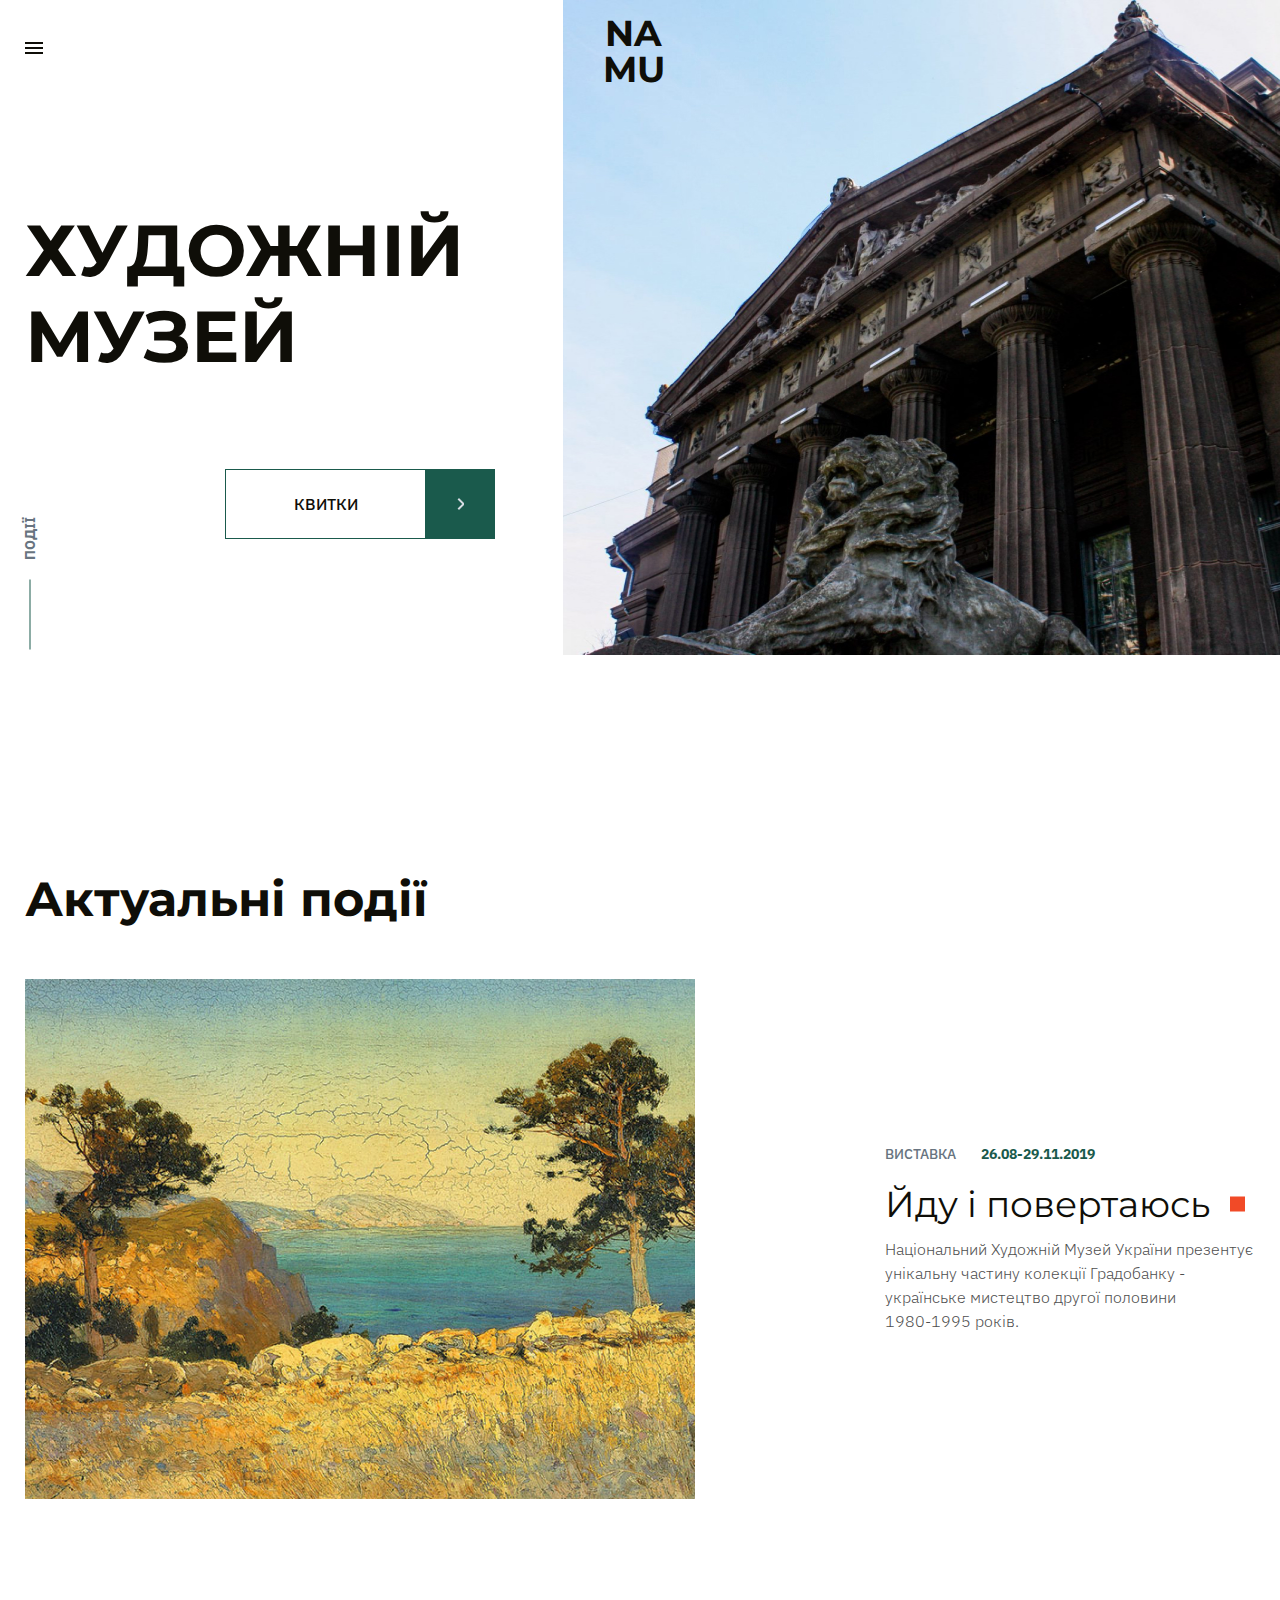
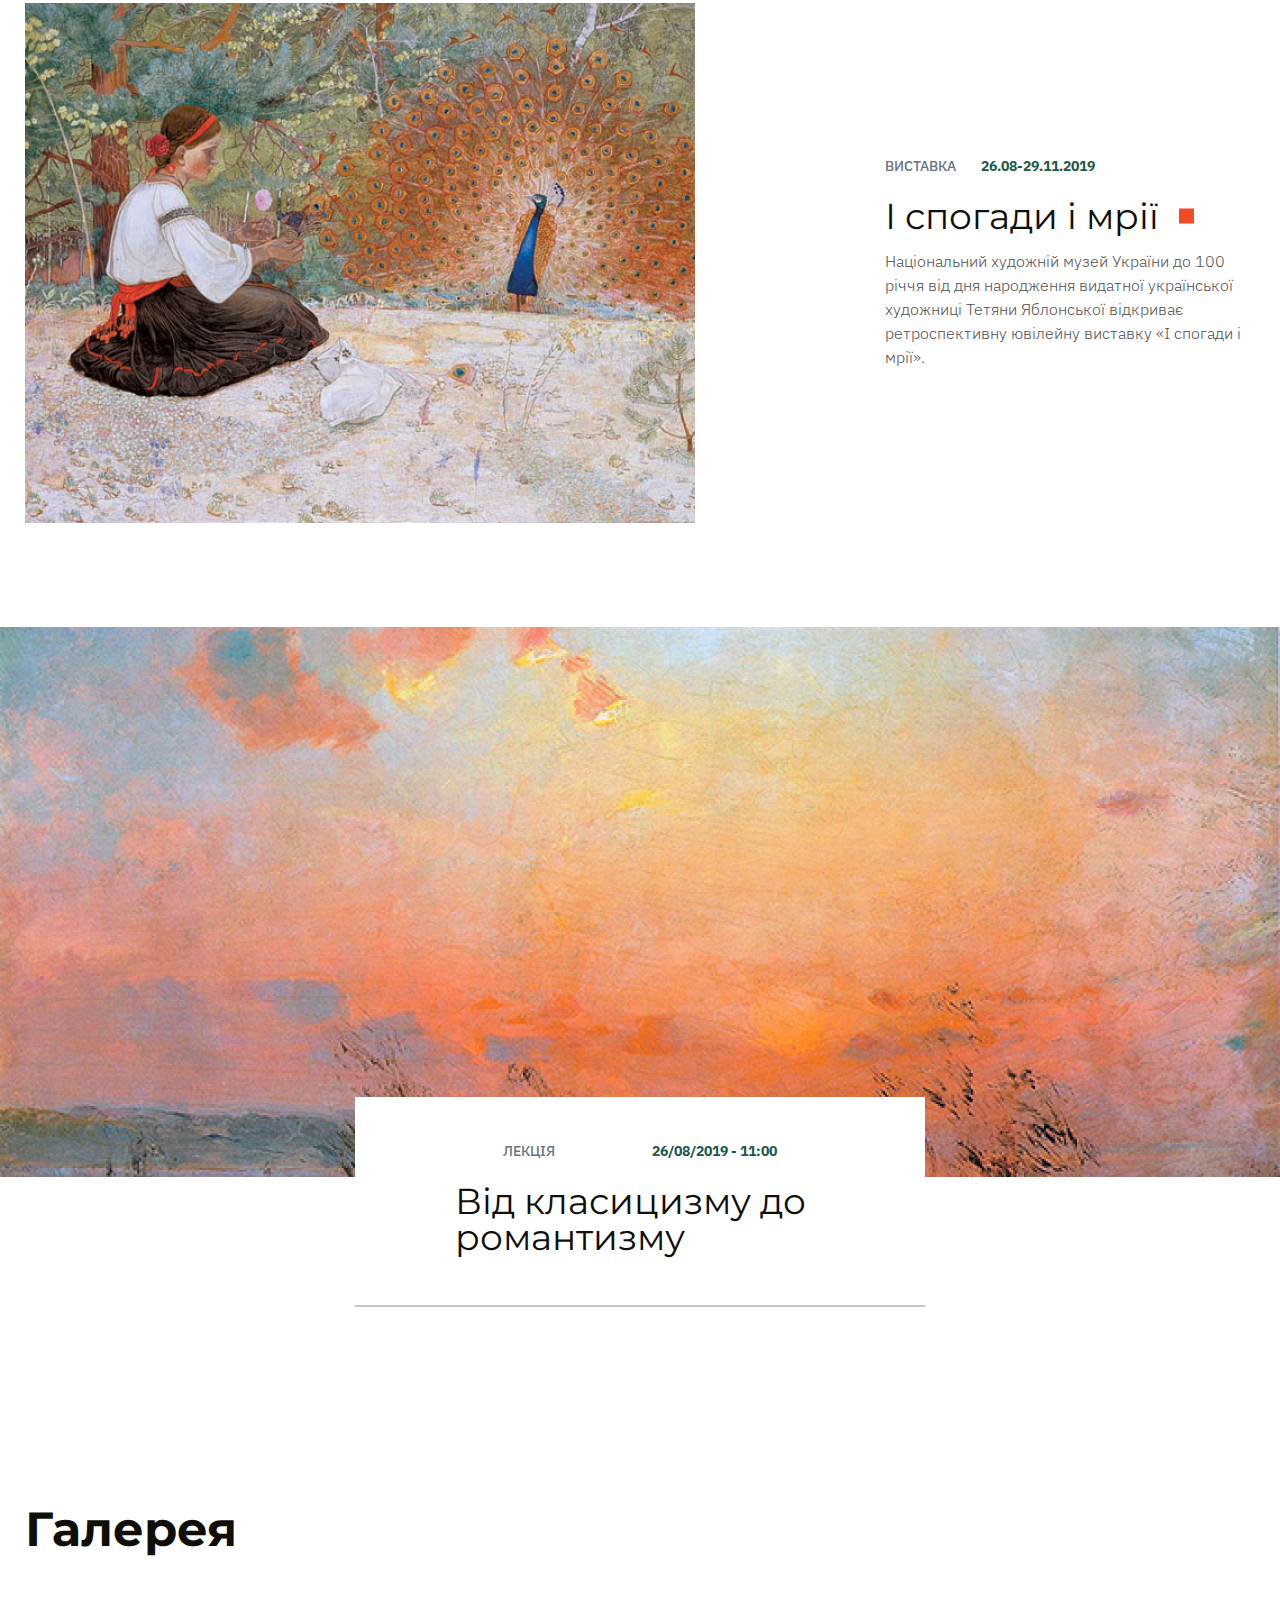
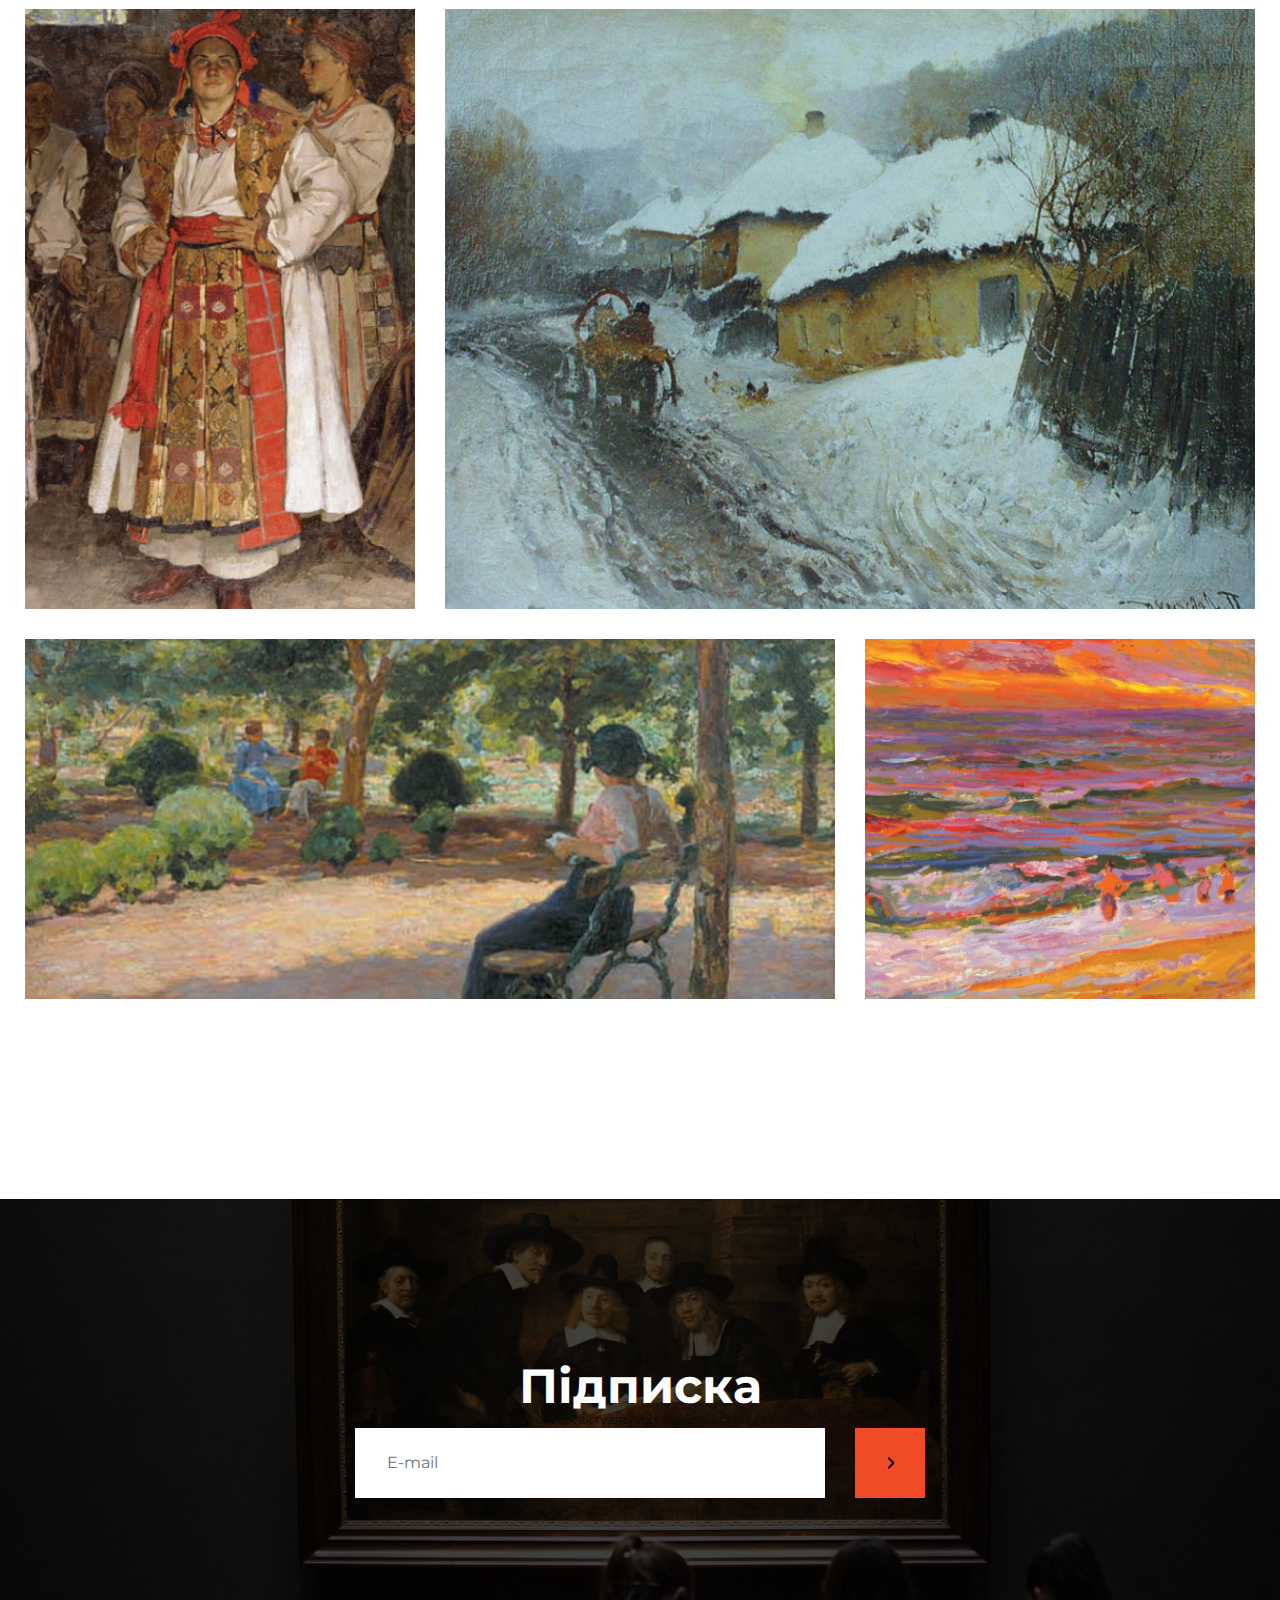
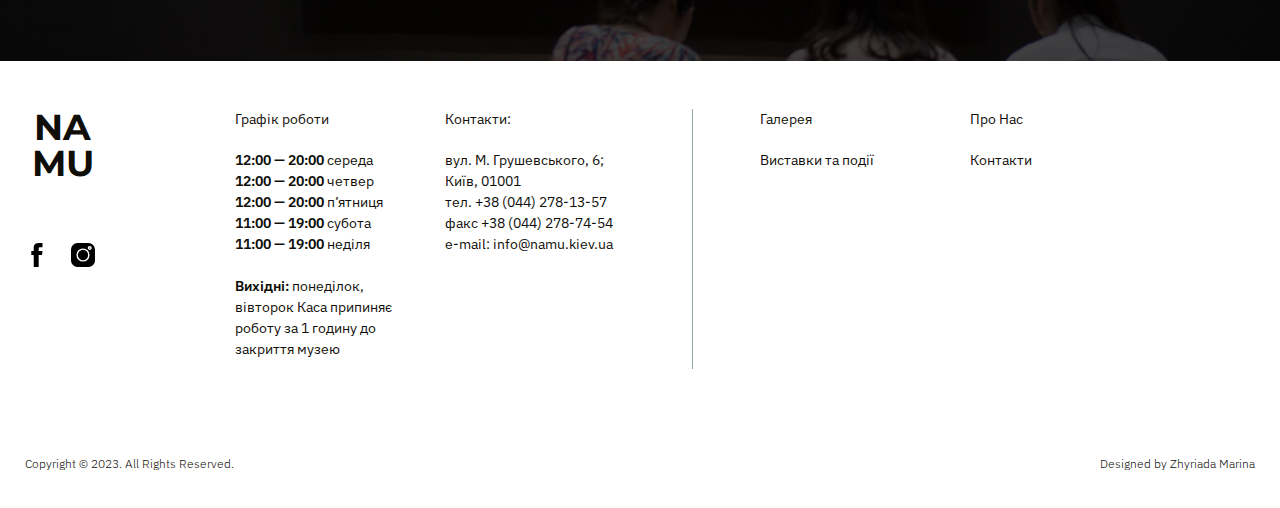
<file: index.html>
<!DOCTYPE html><html lang="en" class="page" id="home"><head><meta charset="UTF-8"><meta name="viewport" content="width=device-width, initial-scale=1.0"><title>NAMU</title><link rel="stylesheet" href="main.0f66db9d.css"><link rel="stylesheet" href="https://cdn.jsdelivr.net/npm/swiper@9/swiper-bundle.min.css"><link rel="preconnect" href="https://fonts.googleapis.com"><link rel="preconnect" href="https://fonts.gstatic.com" crossorigin="anonymous"><link rel="preconnect" href="https://fonts.googleapis.com"><link href="https://fonts.googleapis.com/css2?family=IBM+Plex+Sans:wght@400;500;600;700&family=Montserrat:wght@400;700&display=swap" rel="stylesheet"><link rel="shortcut icon" href="favicon.de7c4481.jfif" type="image/x-icon"></head><body class="page__body"> <header class="header"> <div class="header__background"></div> <div class="container"> <div class="header__nav"> <a class="icon-menu" href="#menu" aria-label="Go to menu"> </a> <a href="#home" class="logo" aria-label="Museum logo"> NA<br>MU </a> </div> <div class="header__content"> <h1 class="header__title">ХУДОЖНІЙ МУЗЕЙ</h1> <a href="https://karabas.com/ua/" target="_blank" class="header__button"> <span class="header__tickets">КВИТКИ</span> <span class="button"></span> </a> <span class="header__events">ПОДІЇ</span> </div> </div> </header> <main> <section class="page__menu menu" id="menu"> <div class="container"> <div class="menu__content"> <a href="#home" class="icon-menu icon-menu--close"></a> <ul class="menu__nav menu__list-media"> <li class="menu__item"> <a href="#gallery" class="menu__link">Галерея</a> </li> <li class="menu__item"> <a href="#events" class="menu__link">Виставки та події</a> </li> </ul> <ul class="menu__nav menu__list-about"> <li class="menu__item"> <a href="#subscribe" class="menu__link">Про Нас</a> </li> <li class="menu__item"> <a href="#contact" class="menu__link">Контакти</a> </li> </ul> <div class="menu__schedule schedule"> <h3 class="menu__schedule-title schedule__title">Графік роботи</h3> <ul class="schedule__list"> <li class="schedule__work-day"> <time>12:00 — 20:00</time> середа </li> <li class="schedule__work-day"> <time>12:00 — 20:00</time> четвер </li> <li class="schedule__work-day"> <time>12:00 — 20:00</time> п’ятниця </li> <li class="schedule__work-day"> <time>11:00 — 19:00</time> субота </li> <li class="schedule__work-day"> <time>11:00 — 19:00</time> неділя </li> </ul> </div> <p class="menu__schedule-off-day schedule__off-day"> <strong>Вихідні:</strong> понеділок, вівторок <br> Каса припиняє роботу за 1 годину до закриття музею </p> <div class="menu__line"></div> </div> </div> </section> <section class="events" id="events"> <div class="container"> <h2 class="events__title title">Актуальні події</h2> <div class="events__cards"> <div class="events__card-exhibition"> <img src="events-1.7bc53834.jpg" alt="picture of sea and cliffs" class="events__img"> <div class="events__card-info"> <div class="events__exhibition"> <span class="events__type">ВИСТАВКА</span> <time datetime="2019-08-26">26.08-29.11.2019</time> </div> <h3 class="events__card-title">Йду і повертаюсь</h3> <p class="events__description"> Національний Художній Музей України презентує унікальну частину колекції Градобанку - українське мистецтво другої половини <span>1980-1995 років.</span> </p> </div> </div> <div class="events__card-exhibition"> <img src="events-2.714477ea.jpg" alt="picture of girl with peacock" class="events__img"> <div class="events__card-info"> <div class="events__exhibition"> <span class="events__type">ВИСТАВКА</span> <time datetime="2019-08-26">26.08-29.11.2019</time> </div> <h3 class="events__card-title">І спогади і мрії</h3> <p class="events__description"> Національний художній музей України до 100 річчя від дня народження видатної української художниці Тетяни Яблонської відкриває ретроспективну ювілейну виставку «І спогади і мрії». </p> </div> </div> <div class="events__card-lecture"> <div class="events__image-lecture"></div> <div class="events__card-info-lecture"> <div class="events__lecture"> <span class="events__type">ЛЕКЦІЯ</span> <time datetime="2019-08-26">26/08/2019 - 11:00</time> </div> <h3 class="events__card-title-lecture">Від класицизму до романтизму</h3> </div> </div> </div> </div> </section> <section class="gallery" id="gallery"> <div class="container"> <h2 class="gallery__title title">Галерея</h2> <div class="gallery__content"> <div class="gallery__item gallery__item-1"></div> <div class="gallery__item gallery__item-2"></div> <div class="gallery__item gallery__item-3"></div> <div class="gallery__item gallery__item-4"></div> </div> <div class="slider swiper"> <div class="slider__wrap swiper-wrapper"> <div class="slider__slide slider__slide-1 swiper-slide"></div> <div class="slider__slide slider__slide-2 swiper-slide"></div> <div class="slider__slide slider__slide-3 swiper-slide"></div> <div class="slider__slide slider__slide-4 swiper-slide"></div> </div> <div class="slider__pagination swiper-pagination"></div> </div> </div> </section> <section class="subscribe" id="subscribe"> <div class="container"> <div class="subscribe__content"> <h2 class="subscribe__title title">Підписка</h2> <p class="subscribe__description"> Бути в курсі всіх актуальних подій та останніх новин. </p> </div> <form action="/" class="subscribe__form" method="get" id="form-reload"> <input class="subscribe__form-field" placeholder="E-mail" type="email" name="email"> <button class="subscribe__form-button button button--red" type="submit"> </button> </form> </div> </section> <footer class="footer"> <div class="container"> <div class="footer__content"> <div class="footer__link"> <a href="#home" class="logo" aria-label="Museum logo"> NA<br>MU </a> <ul class="social"> <li class="social__item-fb" aria-label="facebook link"> <a class="social__link" target="_blank" href="https://www.facebook.com/namu.museum/?locale=uk_UA"> <svg xmlns="http://www.w3.org/2000/svg"><path d="M2.72 4.649v3.304H.303v4.04H2.72v12.008h4.965V11.994h3.332s.312-1.937.463-4.056H7.704V5.176c0-.413.541-.969 1.076-.969h2.705V.001H7.807c-5.21 0-5.087 4.044-5.087 4.648z"/></svg> </a> </li> <li class="social__item-inst" aria-label="instagram link"> <a target="_blank" href="https://www.instagram.com/namu.museum/" class="social__link"> <svg xmlns="http://www.w3.org/2000/svg"><g clip-path="url(#clip0_12665_559)"><path d="M17.503 0H6.497A6.504 6.504 0 000 6.497v11.007A6.504 6.504 0 006.497 24h11.007A6.504 6.504 0 0024 17.504V6.497A6.504 6.504 0 0017.503 0zM12 18.562A6.57 6.57 0 015.438 12 6.57 6.57 0 0112 5.438 6.57 6.57 0 0118.562 12 6.57 6.57 0 0112 18.562zm6.72-11.577c-1.07 0-1.94-.87-1.94-1.939 0-1.07.87-1.94 1.94-1.94 1.069 0 1.939.87 1.939 1.94 0 1.07-.87 1.94-1.94 1.94z"/><path d="M12 6.845A5.161 5.161 0 006.845 12 5.161 5.161 0 0012 17.155 5.161 5.161 0 0017.155 12 5.161 5.161 0 0012 6.845zM18.72 4.514a.533.533 0 100 1.066.533.533 0 000-1.066z"/></g></svg> </a> </li> </ul> </div> <div class="schedule footer__schedule"> <h3 class="schedule__title footer__schedule-title">Графік роботи</h3> <ul class="schedule__list"> <li class="schedule__work-day"> <time>12:00 — 20:00</time> середа </li> <li class="schedule__work-day"> <time>12:00 — 20:00</time> четвер </li> <li class="schedule__work-day"> <time>12:00 — 20:00</time> п’ятниця </li> <li class="schedule__work-day"> <time>11:00 — 19:00</time> субота </li> <li class="schedule__work-day"> <time>11:00 — 19:00</time> неділя </li> </ul> <br> <p class="schedule__off-day"> <strong>Вихідні:</strong> понеділок, вівторок Каса припиняє роботу за 1 годину до закриття музею </p> </div> <div class="footer__contact contact" id="contact"> <h3 class="footer__contact-title contact__title">Контакти:</h3> <ul class="contact__list"> <li class="contact__item"> <a class="contact__link" href="https://goo.gl/maps/VUne3V7jfdBVArJS9" target="_blank"> вул. М. Грушевського, 6; Київ, 01001 </a> </li> <li class="contact__item"> <a class="contact__link" href="tel:+380442781357">тел. +38 (044) 278-13-57</a> </li> <li class="contact__item"> <a class="contact__link" href="tel:+380442787454">факс +38 (044) 278-74-54</a> </li> <li class="contact__item"> <a class="contact__link" href="mailto:info@namu.kiev.ua">e-mail: info@namu.kiev.ua</a> </li> </ul> </div> <div class="footer__line"><a href="#home"></a></div> <ul class="footer__nav footer__list-media"> <li class="footer__item"> <a href="#gallery" class="footer__link">Галерея</a> </li> <li class="footer__item"> <a href="#events" class="footer__link">Виставки та події</a> </li> </ul> <ul class="footer__nav footer__list-about"> <li class="footer__item"> <a href="#subscribe" class="footer__link">Про Нас</a> </li> <li class="footer__item"> <a href="#contact" class="footer__link">Контакти</a> </li> </ul> </div> <div class="footer__copyright"> <span>Copyright © 2023. All Rights Reserved.</span> <span>Designed by Zhyriada Marina</span> </div> </div> </footer> </main> <script src="https://cdn.jsdelivr.net/npm/swiper@9/swiper-bundle.min.js"></script> <script type="text/javascript" src="main.3ddd9a9f.js"></script> </body></html>
</file>
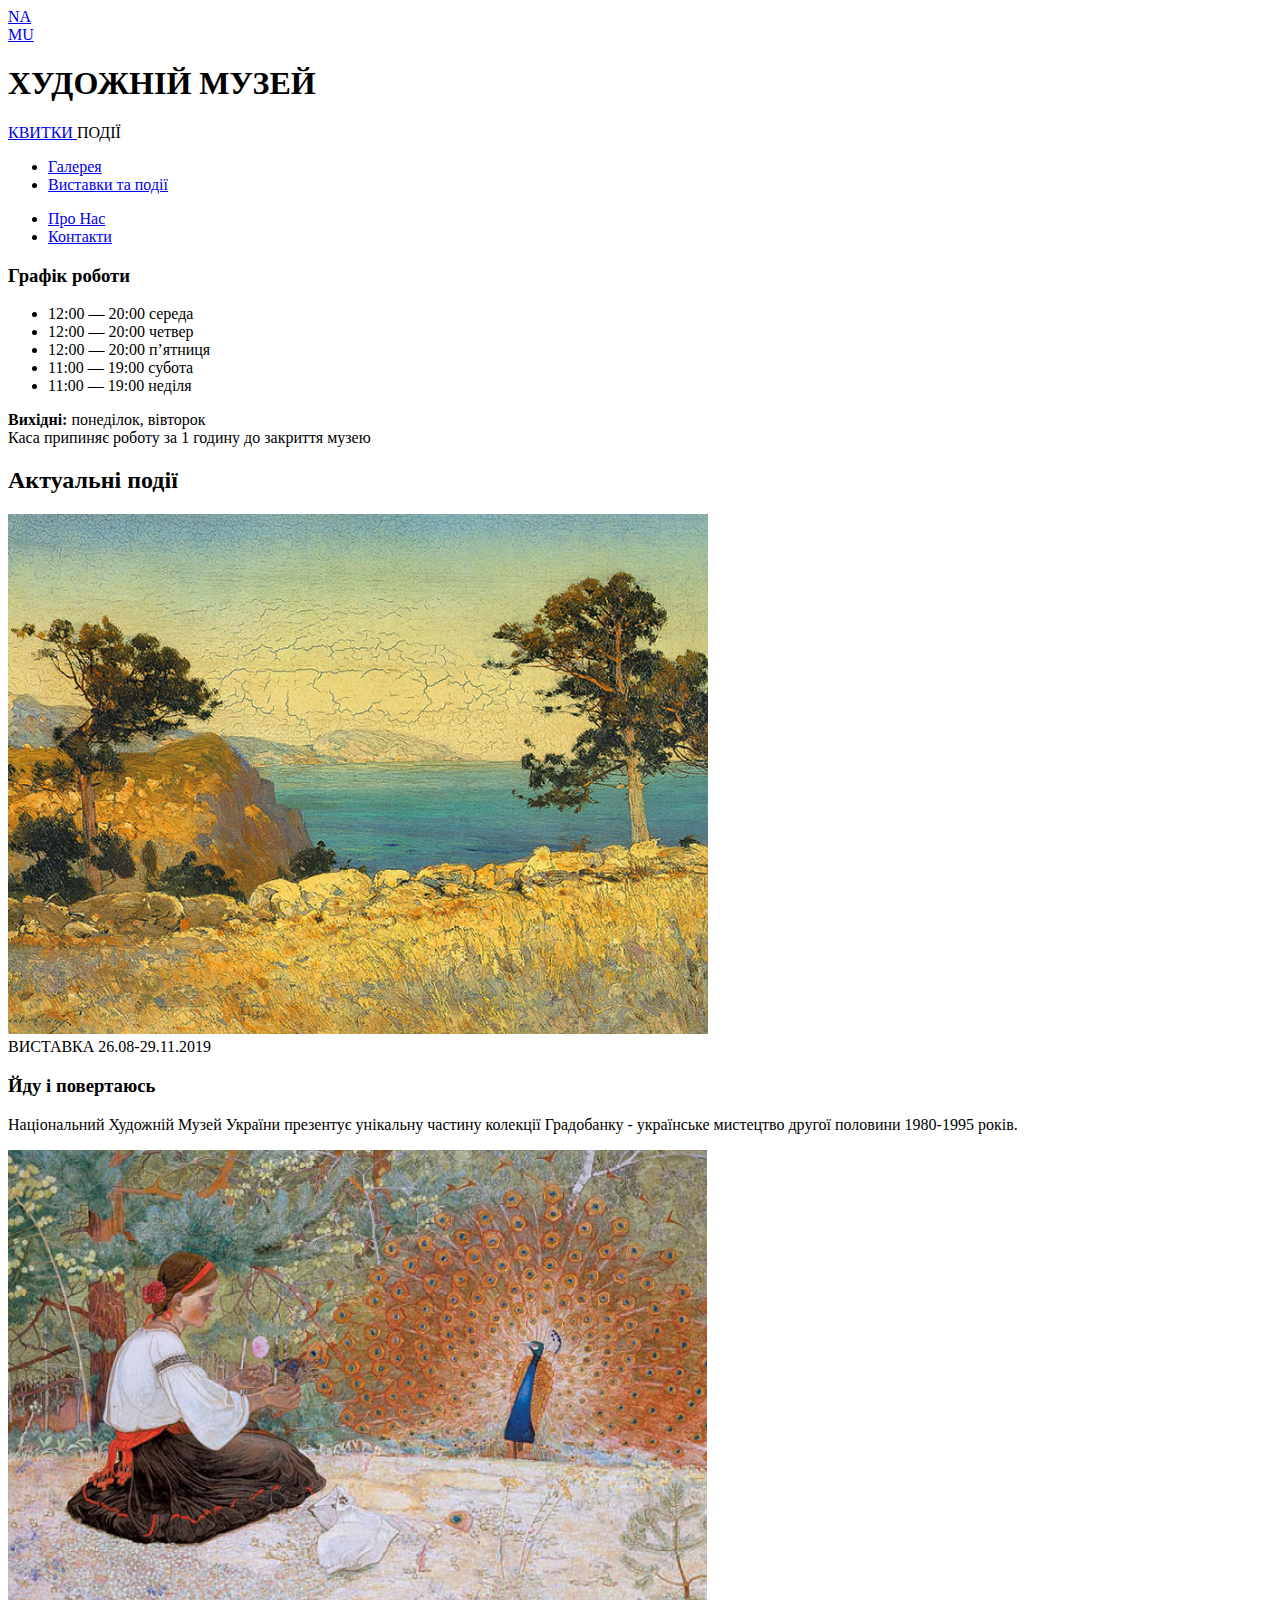
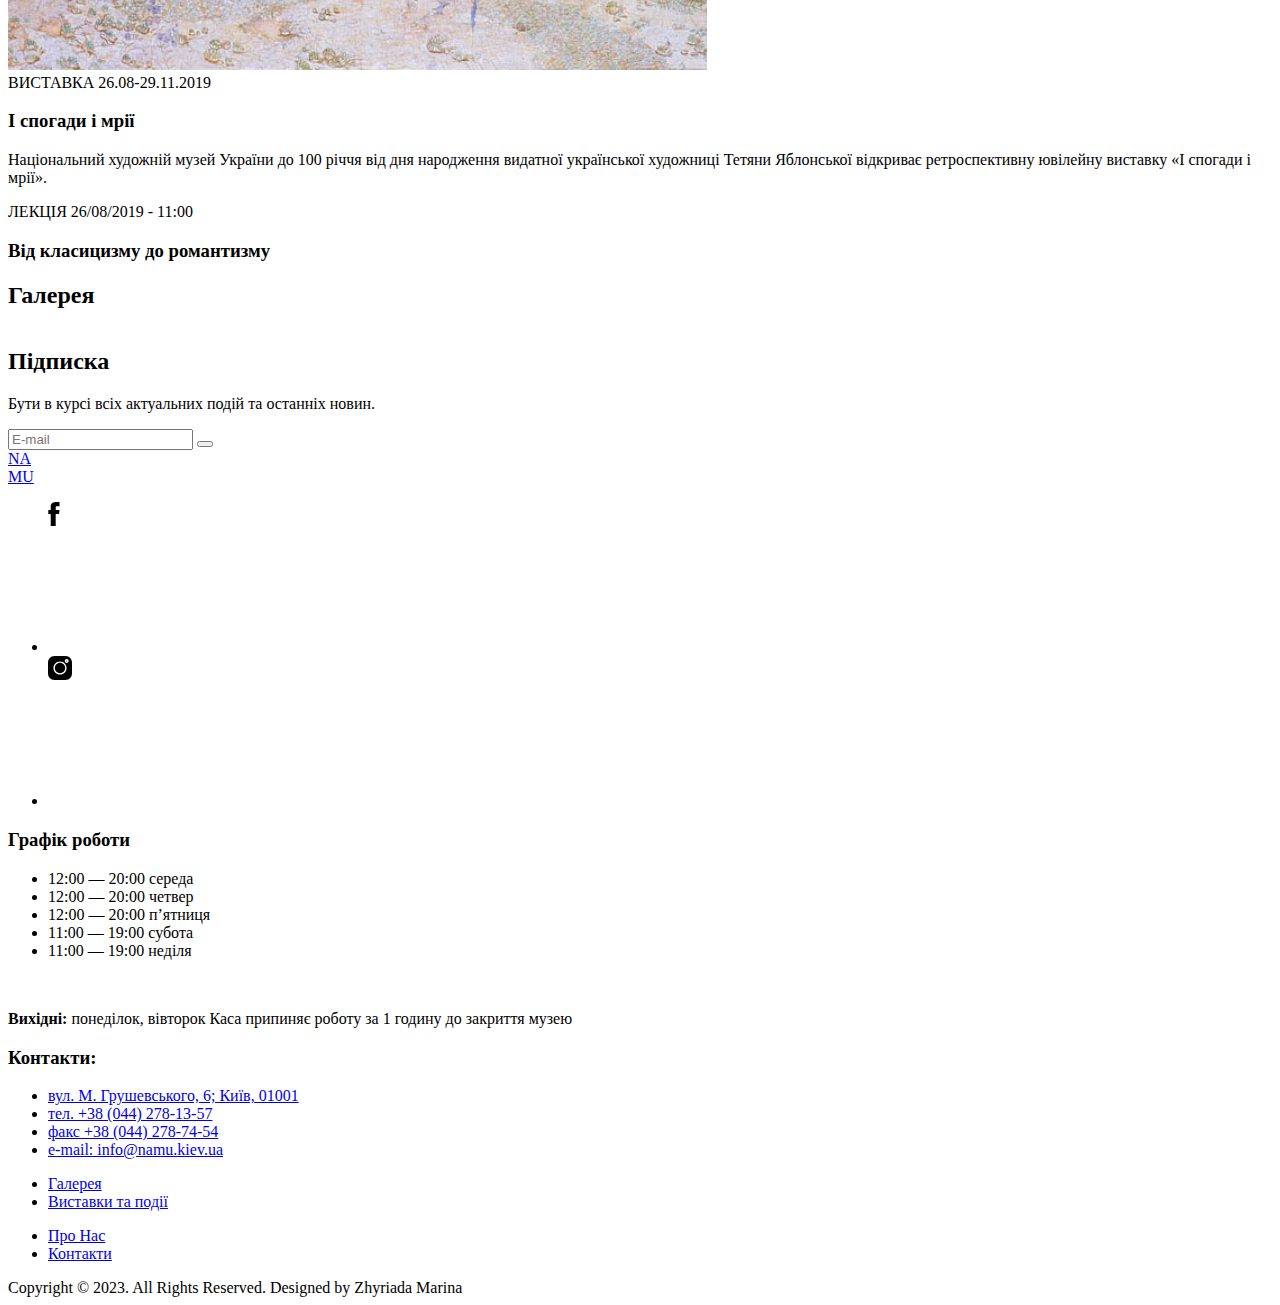
<file: src/index.html>
<!DOCTYPE html>
<html
  lang="en"
  class="page"
  id="home">
  <head>
    <meta charset="UTF-8">
    <meta name="viewport" content="width=device-width, initial-scale=1.0">
    <title>NAMU</title>
    <link rel="stylesheet" href="./styles/main.scss">
    <link rel="stylesheet" href="https://cdn.jsdelivr.net/npm/swiper@9/swiper-bundle.min.css">
    <link rel="preconnect" href="https://fonts.googleapis.com">
    <link rel="preconnect" href="https://fonts.gstatic.com"
          crossorigin="anonymous">
    <link rel="preconnect" href="https://fonts.googleapis.com">
    <link
      href="https://fonts.googleapis.com/css2?family=IBM+Plex+Sans:wght@400;500;600;700&family=Montserrat:wght@400;700&display=swap"
      rel="stylesheet">
    <link rel="shortcut icon"
          href="images/favicon.jfif"
          type="image/x-icon">
  </head>
  <body class="page__body">
    <header class="header">
      <div class="header__background"></div>
      <div class="container">
        <div class="header__nav">
          <a
            class="icon-menu"
            href="#menu"
            aria-label="Go to menu">
          </a>

          <a href="#home"
             class="logo"
             aria-label="Museum logo"
          >
            NA<br>MU
          </a>
        </div>

        <div class="header__content">
          <h1 class="header__title">ХУДОЖНІЙ МУЗЕЙ</h1>

          <a
            href="https://karabas.com/ua/"
            target="_blank"
            class="header__button"
          >
            <span class="header__tickets">КВИТКИ</span>
            <span class="button"></span>
          </a>

          <span class="header__events">ПОДІЇ</span>
        </div>
      </div>
    </header>
    <main>
      <section class="page__menu menu" id="menu">
        <div class="container">
          <div class="menu__content">

            <a href="#home" class="icon-menu icon-menu--close"></a>

            <ul class="menu__nav menu__list-media">
              <li class="menu__item">
                <a href="#gallery" class="menu__link">Галерея</a>
              </li>

              <li class="menu__item">
                <a href="#events" class="menu__link">Виставки та події</a>
              </li>
            </ul>

            <ul class="menu__nav menu__list-about">
              <li class="menu__item">
                <a href="#subscribe" class="menu__link">Про Нас</a>
              </li>

              <li class="menu__item">
                <a href="#contact" class="menu__link">Контакти</a>
              </li>
            </ul>

            <div class="menu__schedule schedule">
              <h3 class="menu__schedule-title schedule__title">Графік роботи</h3>
              <ul class="schedule__list">
                <li class="schedule__work-day">
                  <time>12:00 — 20:00</time> середа
                </li>

                <li class="schedule__work-day">
                  <time>12:00 — 20:00</time> четвер
                </li>

                <li class="schedule__work-day">
                  <time>12:00 — 20:00</time> п’ятниця
                </li>

                <li class="schedule__work-day">
                  <time>11:00 — 19:00</time> субота
                </li>

                <li class="schedule__work-day">
                  <time>11:00 — 19:00</time> неділя
                </li>
              </ul>
            </div>

            <p class="menu__schedule-off-day schedule__off-day">
              <strong>Вихідні:</strong> понеділок, вівторок
              </br>
              Каса припиняє роботу за 1 годину
              до закриття музею
            </p>

            <div class="menu__line"></div>
          </div>
        </div>
      </section>

      <section class="events" id="events">
        <div class="container">
          <h2 class="events__title title">Актуальні події</h2>
          <div class="events__cards">

            <div class="events__card-exhibition">
              <img
                src="./images/events-1.jpg"
                alt="picture of sea and cliffs"
                class="events__img"
              >
              <div class="events__card-info">

                <div class="events__exhibition">
                  <span class="events__type">ВИСТАВКА</span>
                  <time datetime="2019-08-26">26.08-29.11.2019</time>
                </div>

                <h3 class="events__card-title">Йду і повертаюсь</h3>
                <p class="events__description">
                  Національний Художній Музей України презентує унікальну частину колекції
                  Градобанку - українське мистецтво другої половини <span>1980-1995 років.</span>
                </p>
              </div>
            </div>

            <div class="events__card-exhibition">
              <img
                src="./images/events-2.jpg"
                alt="picture of girl with peacock"
                class="events__img"
              >
              <div class="events__card-info">

                <div class="events__exhibition">
                  <span class="events__type">ВИСТАВКА</span>
                  <time datetime="2019-08-26">26.08-29.11.2019</time>
                </div>

                <h3 class="events__card-title">І спогади і мрії</h3>
                <p class="events__description
">
                  Національний художній музей України до 100 річчя від дня народження   видатної української
                  художниці  Тетяни Яблонської  відкриває ретроспективну ювілейну виставку «І спогади і мрії».
                </p>
              </div>
            </div>

            <div class="events__card-lecture">
              <div class="events__image-lecture"></div>
              <div class="events__card-info-lecture">

                <div class="events__lecture">
                  <span class="events__type">ЛЕКЦІЯ</span>
                  <time datetime="2019-08-26">26/08/2019 - 11:00</time>
                </div>

                <h3 class="events__card-title-lecture">Від класицизму до романтизму</h3>
              </div>
            </div>
          </div>
        </div>
      </section>

      <section class="gallery" id="gallery">
        <div class="container">
          <h2 class="gallery__title title">Галерея</h2>

          <div class="gallery__content">
            <div class="gallery__item gallery__item-1"></div>
            <div class="gallery__item gallery__item-2"></div>
            <div class="gallery__item gallery__item-3"></div>
            <div class="gallery__item gallery__item-4"></div>
          </div>

          <div class="slider swiper">
            <div class="slider__wrap swiper-wrapper">
              <div class="slider__slide slider__slide-1 swiper-slide"></div>
              <div class="slider__slide slider__slide-2 swiper-slide"></div>
              <div class="slider__slide slider__slide-3 swiper-slide"></div>
              <div class="slider__slide slider__slide-4 swiper-slide"></div>
            </div>
            <div class="slider__pagination swiper-pagination"></div>
          </div>
        </div>
      </section>

      <section class="subscribe" id="subscribe">
        <div class="container">
          <div class="subscribe__content">
            <h2 class="subscribe__title title">Підписка</h2>
            <p class="subscribe__description">
              Бути в курсі всіх актуальних подій та останніх новин.
            </p>
          </div>
          <form
            action="/"
            class="subscribe__form"
            method="get"
            id="form-reload">

            <input
              class="subscribe__form-field"
              placeholder="E-mail"
              type="email"
              name="email"
            >

            <button
              class="
              subscribe__form-button
              button button--red"
              type="submit"
            >
            </button>
          </form>
        </div>
      </section>

      <footer class="footer">
        <div class="container">

          <div class="footer__content">

            <div class="footer__link">
              <a
                href="#home"
                class="logo"
                aria-label="Museum logo"
              >
                NA<br>MU
              </a>

              <ul class="social">
                <li class="social__item-fb" aria-label="facebook link">
                  <a
                    class="social__link"
                    target="_blank"
                    href="https://www.facebook.com/namu.museum/?locale=uk_UA"
                  >
                    <svg xmlns="http://www.w3.org/2000/svg">
                      <path d="M2.7198 4.64899C2.7198 5.2538 2.7198 7.9533 2.7198 7.9533H0.302734V11.9938H2.7198V24.0009H7.68498V11.9942H11.0168C11.0168 11.9942 11.3289 10.0568 11.4801 7.93841C11.0465 7.93841 7.70375 7.93841 7.70375 7.93841C7.70375 7.93841 7.70375 5.58776 7.70375 5.17573C7.70375 4.76282 8.24511 4.2074 8.78017 4.2074C9.31423 4.2074 10.4414 4.2074 11.4854 4.2074C11.4854 3.65727 11.4854 1.75647 11.4854 0.000976577C10.0917 0.000976577 8.50612 0.000976577 7.80721 0.000976577C2.59707 0.000697581 2.7198 4.04524 2.7198 4.64899Z"></path>
                    </svg>
                  </a>
                </li>

                <li class="social__item-inst" aria-label="instagram link">
                  <a
                    target="_blank"
                    href="https://www.instagram.com/namu.museum/"
                    class="social__link"
                  >
                    <svg xmlns="http://www.w3.org/2000/svg">
                      <g clip-path="url(#clip0_12665_559)">
                        <path d="M17.5034 0H6.49657C2.9143 0 0 2.9143 0 6.49657V17.5036C0 21.0857 2.9143 24 6.49657 24H17.5036C21.0857 24 24 21.0857 24 17.5036V6.49657C24 2.9143 21.0857 0 17.5034 0V0ZM12 18.5623C8.38145 18.5623 5.43767 15.6185 5.43767 12C5.43767 8.38145 8.38145 5.43767 12 5.43767C15.6185 5.43767 18.5623 8.38145 18.5623 12C18.5623 15.6185 15.6185 18.5623 12 18.5623V18.5623ZM18.7192 6.98528C17.6499 6.98528 16.7801 6.11553 16.7801 5.04619C16.7801 3.97686 17.6499 3.10693 18.7192 3.10693C19.7885 3.10693 20.6585 3.97686 20.6585 5.04619C20.6585 6.11553 19.7885 6.98528 18.7192 6.98528Z"></path>
                        <path d="M12.0001 6.84465C9.15753 6.84465 6.84473 9.15727 6.84473 12C6.84473 14.8425 9.15753 17.1553 12.0001 17.1553C14.8428 17.1553 17.1554 14.8425 17.1554 12C17.1554 9.15727 14.8428 6.84465 12.0001 6.84465Z"></path>
                        <path d="M18.7191 4.51408C18.4258 4.51408 18.187 4.75285 18.187 5.04619C18.187 5.33952 18.4258 5.57829 18.7191 5.57829C19.0126 5.57829 19.2514 5.3397 19.2514 5.04619C19.2514 4.75267 19.0126 4.51408 18.7191 4.51408Z"></path>
                      </g>
                      <defs>
                        <clippath id="clip0_12665_559">
                          <rect width="24" height="24">
                        </clippath>
                      </defs>
                    </svg>
                  </a>
                </li>
              </ul>
            </div>

            <div class="schedule footer__schedule">
              <h3 class="schedule__title footer__schedule-title">Графік роботи</h3>
              <ul class="schedule__list">
                <li class="schedule__work-day">
                  <time>12:00 — 20:00</time> середа
                </li>

                <li class="schedule__work-day">
                  <time>12:00 — 20:00</time> четвер
                </li>

                <li class="schedule__work-day">
                  <time>12:00 — 20:00</time> п’ятниця
                </li>

                <li class="schedule__work-day">
                  <time>11:00 — 19:00</time> субота
                </li>

                <li class="schedule__work-day">
                  <time>11:00 — 19:00</time> неділя
                </li>
              </ul>

              <br>

              <p class="schedule__off-day">
                <strong>Вихідні:</strong>
                понеділок, вівторок
                Каса припиняє роботу за 1 годину
                до закриття музею
              </p>
            </div>

            <div class="footer__contact contact" id="contact">
              <h3 class="footer__contact-title contact__title">Контакти:</h3>
              <ul class="contact__list">
                <li class="contact__item">
                  <a
                    class="contact__link"
                    href="https://goo.gl/maps/VUne3V7jfdBVArJS9"
                    target="_blank"
                  >
                    вул. М. Грушевського, 6; Київ, 01001
                  </a>
                </li>

                <li class="contact__item">
                  <a class="contact__link" href="tel:+380442781357">тел. +38 (044) 278-13-57</a>
                </li>

                <li class="contact__item">
                  <a class="contact__link" href="tel:+380442787454">факс +38 (044) 278-74-54</a>
                </li>

                <li class="contact__item">
                  <a class="contact__link" href="mailto:info@namu.kiev.ua">e-mail: info@namu.kiev.ua</a>
                </li>
              </ul>
            </div>

            <div class="footer__line "><a href="#home"></a></div>

            <ul class="footer__nav footer__list-media">
              <li class="footer__item">
                <a href="#gallery" class="footer__link">Галерея</a>
              </li>

              <li class="footer__item">
                <a href="#events" class="footer__link">Виставки та події</a>
              </li>
            </ul>

            <ul class="footer__nav footer__list-about">
              <li class="footer__item">
                <a href="#subscribe" class="footer__link">Про Нас</a>
              </li>

              <li class="footer__item">
                <a href="#contact" class="footer__link">Контакти</a>
              </li>
            </ul>
          </div>

          <div class="footer__copyright">
            <span>Copyright © 2023. All Rights Reserved.</span>
            <span>Designed by Zhyriada Marina</span>
          </div>
        </div>
      </footer>
    </main>
    <script src="https://cdn.jsdelivr.net/npm/swiper@9/swiper-bundle.min.js"></script>
    <script type="text/javascript" src="scripts/main.js"></script>
  </body>
</html>
</file>
<file: main.0f66db9d.css>
*{box-sizing:border-box}h1,h2,h3,p{margin:0}p{padding:0}a{text-decoration:none;color:inherit}.list-reset,ul{margin:0;padding:0;list-style:none}address{font-style:normal}.header{padding-top:15px;padding-bottom:318px}@media (max-width:1279px){.header{padding-bottom:107px}}@media (max-width:767px){.header{padding-top:9px;padding-bottom:70px}}.header__nav{width:52%;display:flex;justify-content:space-between;align-items:center;margin-bottom:120px}@media (max-width:1279px){.header__nav{width:69%;margin-bottom:40px}}@media (max-width:767px){.header__nav{width:60%;margin-bottom:250px}}.header__content{display:flex;flex-direction:column;max-width:470px}@media (max-width:767px){.header__content{max-width:100%}}.header__title{font-family:Montserrat,Arial,sans-serif;font-weight:700;font-size:72px;line-height:120%;margin-bottom:89px;text-transform:uppercase}@media (max-width:1279px){.header__title{font-size:54px;margin-bottom:38px}}@media (max-width:767px){.header__title{font-size:45px;line-height:100%;margin-bottom:20px;text-align:center}}.header__button{display:flex;width:270px;align-self:flex-end;transition:box-shadow .3s}@media (max-width:1279px){.header__button{align-self:flex-start}}@media (max-width:767px){.header__button{width:100%}}@media (any-hover:hover){.header__button:hover{box-shadow:5px 5px 5px 0 rgba(26,90,76,.3)}}.header__tickets{display:flex;justify-content:center;align-items:center;height:70px;border:1px solid #1a5a4c;border-right:none;font-weight:500;font-size:16px;flex-grow:1;color:#0f0e08;text-transform:uppercase}@media (max-width:767px){.header__tickets{height:50px}}.header__background{position:absolute;top:0;right:0;z-index:-1;width:56%;height:655px;background-image:url(header-bg.eea6688b.jpg);background-position:50%;background-repeat:no-repeat;background-size:cover}@media (max-width:1279px){.header__background{width:48%;max-height:384px}}@media (max-width:767px){.header__background{width:100%;max-height:300px}}.header__events{position:relative;font-family:IBM Plex Sans,Arial,sans-serif;font-weight:700;font-size:14px;color:#687480;transform:rotate(-90deg);left:-27px;padding-left:20px;align-self:flex-start;text-transform:uppercase}@media (max-width:1279px){.header__events{display:none}}.header__events:after{display:block;position:absolute;content:"";height:1px;right:100%;top:50%}.button,.header__events:after{width:70px;background-color:#1a5a4c}.button{display:grid;justify-content:center;height:70px;position:relative;border:none;cursor:pointer}.button:before{position:absolute;content:"";background-image:url(btn-arrow.8fb277ab.svg);background-repeat:no-repeat;display:grid;height:12px;width:7px;place-self:center}.button--red{background:#f14a27}.button--red:before{background-image:url(btn-arrow-dark.3ae4097c.svg)}@media (max-width:767px){.button{height:50px;width:50px}}.subscribe{padding:163px 0;background-image:url(subscribe-bg.65522387.jpg);background-position:top;background-size:cover}@media (max-width:1279px){.subscribe{padding:82px 0}}@media (max-width:767px){.subscribe{padding:88px 0}}.subscribe__content{display:flex;flex-direction:column;align-items:center}.subscribe__title{color:#fff}.subscribe__desc{font-size:18px;line-height:27px;text-align:center;margin:16px 0 72px;color:#fff}@media (max-width:1279px){.subscribe__desc{margin-bottom:64px}}@media (max-width:767px){.subscribe__desc{margin:20px 0 50px}}.subscribe__form{display:flex;justify-content:center;gap:0 30px}@media (max-width:1279px){.subscribe__form{gap:0 16px}}@media (max-width:767px){.subscribe__form{gap:0}}.subscribe__form-field{background:#fff;border:none;height:70px;padding:27px 32px;outline:none;font-weight:700;font-size:16px;width:470px;transition:box-shadow .3s}@media (max-width:1279px){.subscribe__form-field{width:100%;max-width:374px}}@media (max-width:767px){.subscribe__form-field{max-width:100%;height:50px;padding:18px}}.subscribe__form-field::placeholder{font-family:Montserrat,Arial,sans-serif;font-weight:400;font-size:100%;color:#687480}@media (any-hover:hover){.subscribe__form-field:focus,.subscribe__form-field:hover{box-shadow:inset 0 -50px 36px -28px rgba(0,0,0,.35)}}.subscribe__form-button{transition:box-shadow .3s}@media (any-hover:hover){.subscribe__form-button:hover{box-shadow:inset 0 -50px 36px -28px rgba(0,0,0,.35)}}.title{font-family:Montserrat,Arial,sans-serif;font-weight:700;font-size:48px;line-height:1}@media (max-width:767px){.title{font-size:36px;text-align:center}}.events{padding-bottom:200px}@media (max-width:1279px){.events{padding-bottom:88px}}@media (max-width:767px){.events{padding-bottom:100px}}.events__cards{display:flex;flex-direction:column;gap:104px 0}@media (max-width:1279px){.events__cards{gap:64px 0}}@media (max-width:767px){.events__cards{gap:60px 0}}.events__card-exhibition{display:flex;justify-content:space-between;align-items:center}@media (max-width:1279px){.events__card-exhibition{flex-direction:column;align-items:flex-start;gap:40px 0}}@media (max-width:767px){.events__card-exhibition{gap:20px 0}}.events__img{width:670px;height:520px;object-fit:cover;object-position:center;transition:transform .3s}@media (max-width:1279px){.events__img{width:100%}}@media (max-width:767px){.events__img{height:210px}}.events__title{color:#0f0e08;margin-bottom:56px}@media (max-width:767px){.events__title{margin-bottom:40px}}.events__card-info{max-width:370px}@media (max-width:1279px){.events__card-info{max-width:460px}}.events__exhibition{display:flex;gap:25px}@media (max-width:767px){.events__exhibition{justify-content:space-between}}.events__type{font-weight:500;font-size:14px;color:#687480;text-transform:uppercase;margin-bottom:23px}@media (max-width:767px){.events__type{font-size:16px;margin-bottom:15px}}.events__type+time{font-weight:700;font-size:14px;color:#1a5a4c}@media (max-width:767px){.events__type+time{font-size:16px}}.events__card-lecture{display:flex;flex-direction:column;align-items:center}.events__lecture{display:flex;justify-content:space-around}.events__image-lecture{background-image:url(events-bg.3e6de1d7.jpg);background-size:cover;background-position:50%;width:100vw;height:550px}@media (max-width:1279px){.events__image-lecture{height:390px;width:100%}}@media (max-width:767px){.events__image-lecture{height:210px;width:100vw}}.events__card-info-lecture{max-width:570px;background-color:#fff;box-shadow:0 2px 0 rgba(21,23,22,.25);margin-top:-80px;padding:45px 100px 50px;transition:box-shadow .3s}@media (max-width:1279px){.events__card-info-lecture{padding:45px 55px 50px}}@media (max-width:767px){.events__card-info-lecture{padding:24px 1px 20px;margin-top:-52px}}@media (any-hover:hover){.events__card-info-lecture:hover{box-shadow:5px 5px 15px rgba(21,23,22,.25)}}.events__card-title-lecture{font-family:Montserrat,Arial,sans-serif;font-weight:400;font-size:36px;line-height:100%;color:#0f0e08}@media (max-width:767px){.events__card-title-lecture{font-size:28px;text-align:center}}.events__card-title{position:relative;font-family:Montserrat,Arial,sans-serif;font-weight:400;font-size:36px;line-height:100%;color:#0f0e08;margin-bottom:15px;width:max-content;padding-right:20px}@media (max-width:767px){.events__card-title{font-size:28px;margin-bottom:11px}}.events__card-title:after{display:block;position:absolute;content:"";width:15px;height:15px;bottom:50%;left:100%;background-color:#f14a27;transform:translateY(50%)}@media (max-width:767px){.events__card-title:after{width:10px;height:10px}}.events__description{font-weight:300;font-size:16px;line-height:150%;color:#4e4e4e}.events__description span{white-space:nowrap}.slider{display:none!important}@media (max-width:1279px){.slider{display:block!important}}.slider__slide{display:block;width:100%;height:543px!important;background-position:top;background-size:cover;margin-bottom:41px}@media (max-width:767px){.slider__slide{height:410px;margin-bottom:29px}}.slider__slide-1{background-image:url(gallery-1.6ded41c7.jpg)}.slider__slide-2{background-image:url(gallery-5.fb1bf1a7.jpg)}.slider__slide-3{background-image:url(gallery-2.0b052b31.jpg)}.slider__slide-4{background-image:url(gallery-4.f06bc6f0.jpg)}.slider__pagination{position:relative}.slider .swiper-pagination-bullet{width:9px;height:9px;background-color:#e0e0e0;margin:0!important;opacity:1}.slider .swiper-pagination-bullet-active{background-color:#1a5a4c}.swiper-pagination-horizontal{display:flex;justify-content:center;gap:22px}.logo{font-family:Montserrat,Arial,sans-serif;font-weight:700;font-size:36px;line-height:100%;color:#0f0e08;text-decoration:none;text-align:center;text-transform:uppercase}@media (max-width:767px){.logo{font-size:30px;line-height:100%}}@media (any-hover:hover){.logo:hover{transform:scale(1.05)}}.gallery{padding-bottom:200px}@media (max-width:1279px){.gallery{padding-bottom:92px}}@media (max-width:767px){.gallery{padding-bottom:100px}}.gallery__title{color:#0f0e08;margin-bottom:56px}@media (max-width:1279px){.gallery__title{margin-bottom:48px}}@media (max-width:767px){.gallery__title{margin-bottom:40px}}.gallery__content{display:grid;grid-template-columns:repeat(12,1fr);grid-template-rows:600px 360px;gap:30px}@media (max-width:1279px){.gallery__content{display:none}}.gallery__item{width:100%;background-position:50%;background-size:cover;transition:transform .3s}@media (any-hover:hover){.gallery__item:hover{transform:scale(1.05)}}.gallery__item-1{background-image:url(gallery-1.6ded41c7.jpg);grid-column:4 span}.gallery__item-2{background-image:url(gallery-2.0b052b31.jpg);grid-column:8 span}.gallery__item-3{grid-column:8 span;background-image:url(gallery-3.3f8d3dc0.jpg)}.gallery__item-4{background-image:url(gallery-4.f06bc6f0.jpg);grid-column:4 span}.footer{overflow:hidden;padding:48px 0 35px;font-size:14px;line-height:150%;color:#0f0e08}@media (max-width:767px){.footer{padding:50px 0}}.footer__content{display:grid;grid-template-columns:repeat(12,1fr);gap:0 30px}@media (max-width:1279px){.footer__content{grid-template-columns:repeat(6,1fr)}}@media (max-width:767px){.footer__content{grid-template-columns:repeat(2,1fr);gap:0 20px}}.footer__contact{grid-column:5/7}@media (max-width:1279px){.footer__contact{grid-column:4/6}}@media (max-width:767px){.footer__contact{grid-column:2/3}}.footer__contact-title{margin-bottom:20px}.footer__schedule{grid-column:3/5}@media (max-width:1279px){.footer__schedule{grid-column:2/4}}@media (max-width:767px){.footer__schedule{grid-column:1/2}}.footer__schedule-title{margin-bottom:20px}.footer__link{grid-column:1/2;display:flex;flex-direction:column;align-items:center;gap:62px;transition:color .3s}@media (max-width:767px){.footer__link{flex-direction:row;justify-content:space-between;grid-column:1/3}}@media (any-hover:hover){.footer__link:hover{color:#f14a27}}.footer__line{position:relative;height:260px;width:1px;background-color:rgba(26,90,76,.5);grid-column:7/8;transform:rotate-(90deg);justify-self:center}@media (max-width:1279px){.footer__line{height:1px;width:100%;background-color:rgba(26,90,76,.5);grid-column:2/6;transform:rotate(0);margin:64px 0}}@media (max-width:767px){.footer__line{margin:70px 0 40px}}.footer__line a{display:none;position:absolute;width:50px;height:50px;border-radius:50%;border:1px solid #1a5a4c;right:0;bottom:100%;margin-bottom:20px;background-image:url(go-to-top.cf8729bf.svg);background-repeat:no-repeat;background-size:12px 12px;background-position:50%}@media (max-width:767px){.footer__line a{display:block}}@media (max-width:767px){.footer__line{grid-column:1/3}}.footer__nav{display:flex;flex-direction:column;align-items:flex-start;gap:20px}@media (max-width:767px){.footer__contact,.footer__schedule{margin-top:40px}}.footer__list-media{grid-column:8/10}@media (max-width:1279px){.footer__list-media{grid-column:2/4}}@media (max-width:767px){.footer__list-media{grid-column:1/2}}.footer__list-about{grid-column:10/11}@media (max-width:1279px){.footer__list-about{grid-column:4/6}}@media (max-width:767px){.footer__list-about{grid-column:2/3}}.footer__copyright{display:flex;justify-content:space-between;padding-top:87px;font-weight:300;font-size:12px;line-height:140.62%;color:#0f0e08}@media (max-width:1279px){.footer__copyright{padding-top:120px}}@media (max-width:767px){.footer__copyright{flex-direction:column-reverse;text-align:center;gap:10px;padding-top:80px}}.contact__title{font-weight:400;font-size:14px}.contact__link{transition:color .3s}@media (any-hover:hover){.contact__link:hover{color:#f14a27}}.social{display:flex;gap:0 28px}.social__item-fb svg{width:12px;height:24px;fill:#000}@media (any-hover:hover){.social__item-fb svg:hover{fill:#00f}}.social__item-inst svg{width:24px;height:24px;fill:#000}@media (any-hover:hover){.social__item-inst svg:hover{fill:#c13584}}.schedule__title,.schedule__work-day{font-weight:400;font-size:14px}.schedule__work-day{font-style:normal;line-height:21px}.schedule__work-day time{font-weight:600;font-size:14px;line-height:21px}.schedule__off-day{line-height:150%}.schedule__off-day strong{font-weight:600;font-size:14px}.menu{background-color:#1a5a4c}.menu__content{display:grid;grid-template-columns:repeat(12,1fr);gap:0 30px;color:#fff;padding:40px 0 48px;align-items:baseline;overflow-y:auto}@media (max-width:1279px){.menu__content{grid-template-columns:repeat(4,1fr) auto auto}}@media (max-width:767px){.menu__content{padding:27px 0;gap:0 20px}}.menu__nav{justify-self:center;font-weight:500;font-size:22px;line-height:100%}@media (max-width:1279px){.menu__nav{font-size:16px}}.menu__list-media{grid-column:2/4}@media (max-width:1279px){.menu__list-media{grid-column:2/3}}@media (max-width:767px){.menu__list-media{grid-column:2/4}}.menu__list-about{grid-column:4/6}@media (max-width:1279px){.menu__list-about{grid-column:3/4}}@media (max-width:767px){.menu__list-about{grid-column:4/6}}.menu__link{transition:color .3s}@media (any-hover:hover){.menu__link:hover{color:#0f0e08}}.menu__item:not(:last-child){margin-bottom:30px}.menu__line{background:hsla(0,0%,100%,.5);width:1px;height:100%;grid-column:7;grid-row:1/3}@media (max-width:1279px){.menu__line{grid-column:4;justify-self:center}}@media (max-width:767px){.menu__line{width:100%;height:1px;grid-column:1/7;grid-row:2;margin:24px 0}}.menu__schedule{grid-column:8/10;align-self:start}@media (max-width:1279px){.menu__schedule{grid-column:5/6}}@media (max-width:767px){.menu__schedule{grid-column:1/7}}.menu__schedule-title{margin-bottom:20px}.menu__schedule-off-day{align-self:self-end;grid-column:10/12;margin-top:20px;max-width:144px}@media (max-width:1279px){.menu__schedule-off-day{grid-column:6/7}}@media (max-width:767px){.menu__schedule-off-day{grid-column:1/6;max-width:100%}}.icon-menu{display:block;background-image:url(menu.c746511c.svg);background-repeat:no-repeat;width:18px;height:18px;transition:transform .3s}.icon-menu--close{background-image:url(menu-close.88d47c9a.svg);width:13px;height:13px}@media (any-hover:hover){.icon-menu:hover{transform:scale(1.2)}}.page{scroll-behavior:smooth;font-family:IBM Plex Sans,Arial,sans-serif;font-weight:400;font-size:14px;background-color:#fff;color:#0f0e08}.page__menu{position:absolute;top:0;left:0;right:0;transform:translateY(-100%);transition:transform .3s}.page__menu:target{transform:translateY(0)}.page__body{overflow-x:hidden;margin:0}.page__body--with-menu{overflow:hidden;background-color:rgba(0,0,0,.25)}.container{box-sizing:content-box;max-width:1230px;margin:0 auto;padding:0 20px}@media (max-width:1279px){.container{padding:0 38px}}@media (max-width:767px){.container{padding:0 20px}}
/*# sourceMappingURL=main.0f66db9d.css.map */
</file>
